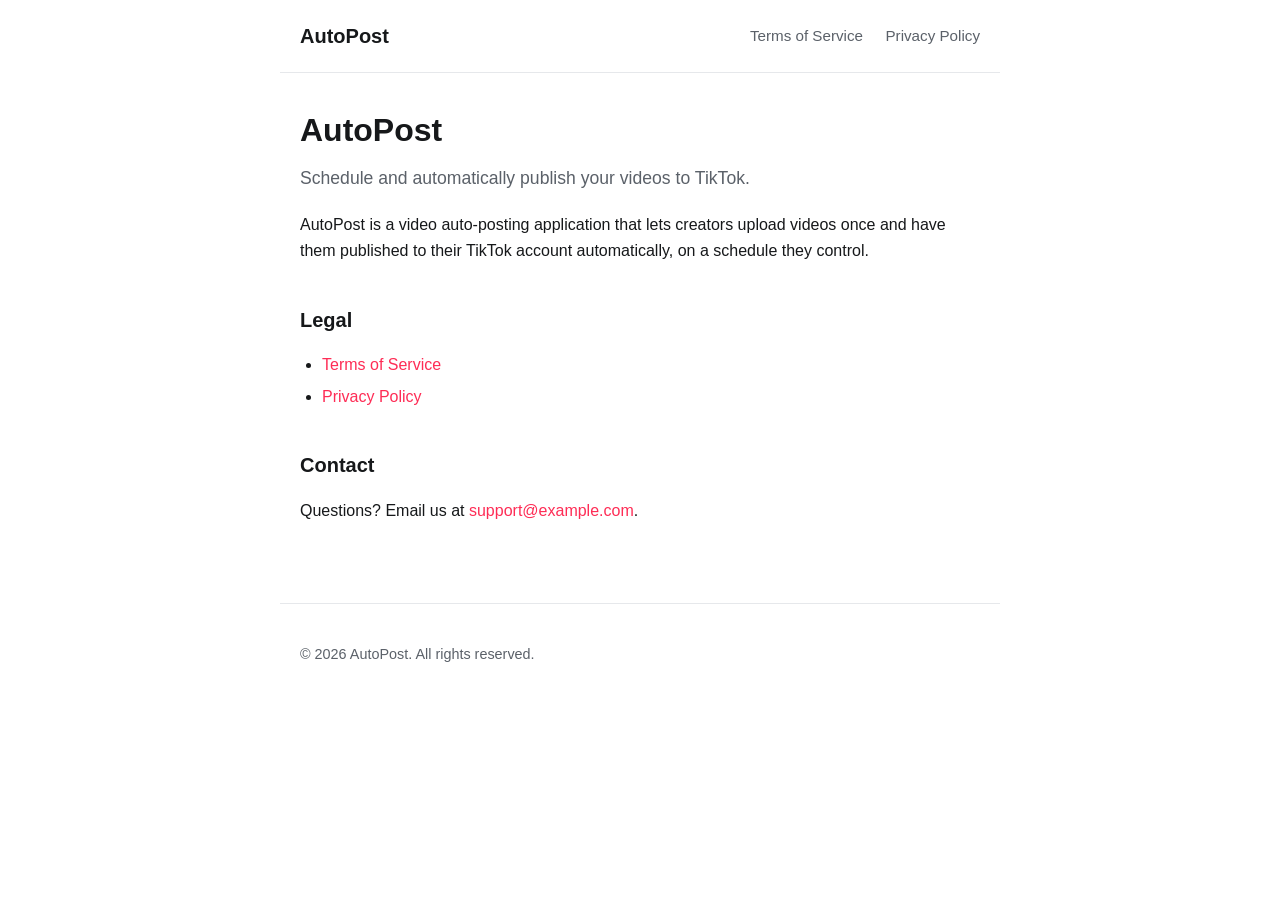
<file: index.html>
<!DOCTYPE html>
<html lang="en">
<head>
  <meta charset="UTF-8" />
  <meta name="viewport" content="width=device-width, initial-scale=1.0" />
  <title>AutoPost — TikTok Video Auto-Posting</title>
  <meta name="description" content="AutoPost automatically publishes your videos to TikTok on a schedule." />
  <link rel="stylesheet" href="/style.css" />
</head>
<body>
  <header class="site-header">
    <a class="logo" href="/">AutoPost</a>
    <nav>
      <a href="/terms.html">Terms of Service</a>
      <a href="/privacy.html">Privacy Policy</a>
    </nav>
  </header>

  <main class="container">
    <section class="hero">
      <h1>AutoPost</h1>
      <p class="tagline">Schedule and automatically publish your videos to TikTok.</p>
      <p>
        AutoPost is a video auto-posting application that lets creators upload
        videos once and have them published to their TikTok account
        automatically, on a schedule they control.
      </p>
    </section>

    <section class="links">
      <h2>Legal</h2>
      <ul>
        <li><a href="/terms.html">Terms of Service</a></li>
        <li><a href="/privacy.html">Privacy Policy</a></li>
      </ul>
    </section>

    <section class="contact">
      <h2>Contact</h2>
      <p>Questions? Email us at <a href="mailto:support@example.com">support@example.com</a>.</p>
    </section>
  </main>

  <footer class="site-footer">
    <p>&copy; 2026 AutoPost. All rights reserved.</p>
  </footer>
</body>
</html>
</file>
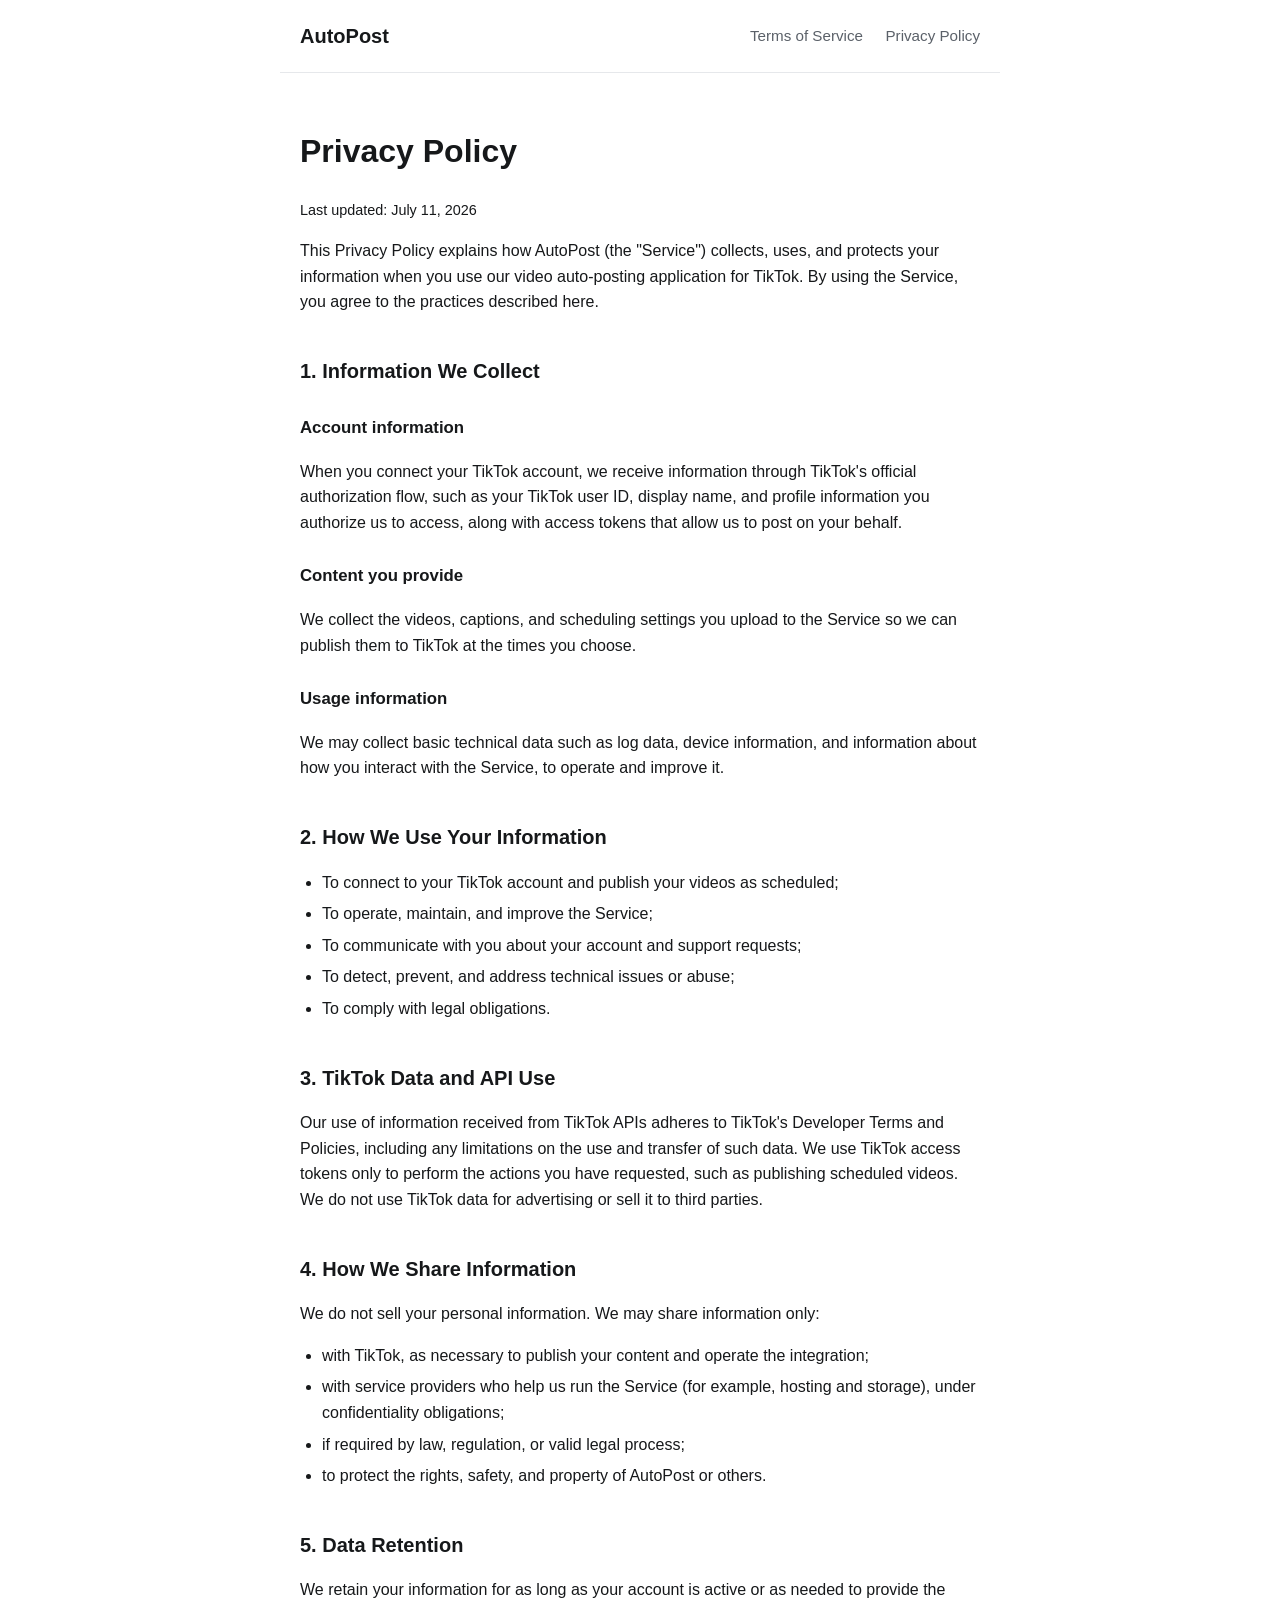
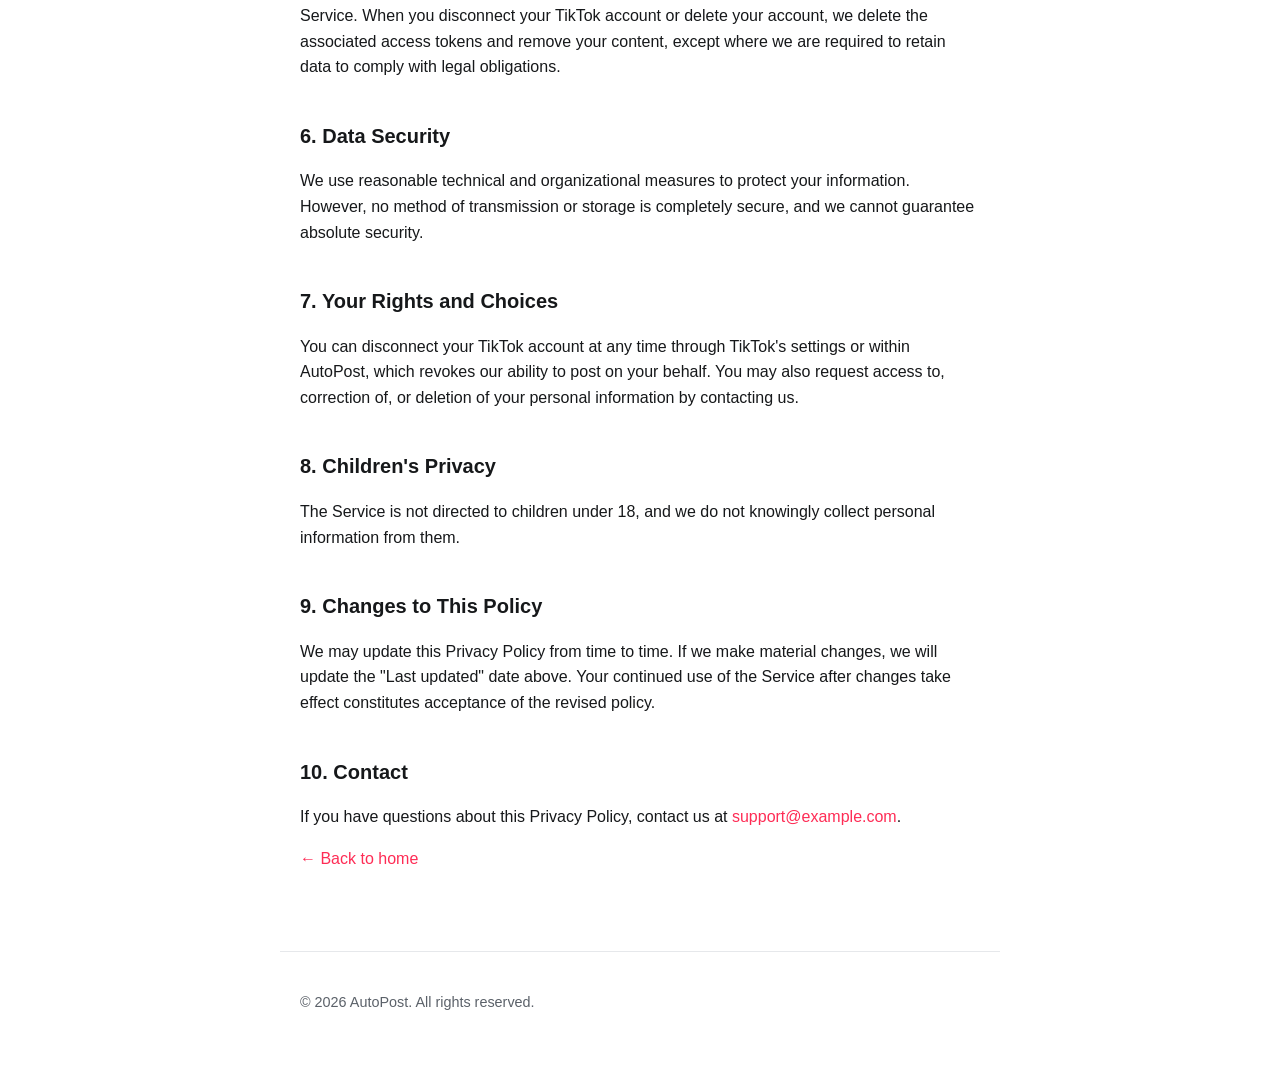
<file: privacy.html>
<!DOCTYPE html>
<html lang="en">
<head>
  <meta charset="UTF-8" />
  <meta name="viewport" content="width=device-width, initial-scale=1.0" />
  <title>Privacy Policy — AutoPost</title>
  <link rel="stylesheet" href="/style.css" />
</head>
<body>
  <header class="site-header">
    <a class="logo" href="/">AutoPost</a>
    <nav>
      <a href="/terms.html">Terms of Service</a>
      <a href="/privacy.html">Privacy Policy</a>
    </nav>
  </header>

  <main class="container legal">
    <h1>Privacy Policy</h1>
    <p class="updated">Last updated: July 11, 2026</p>

    <p>
      This Privacy Policy explains how AutoPost (the "Service") collects, uses,
      and protects your information when you use our video auto-posting
      application for TikTok. By using the Service, you agree to the practices
      described here.
    </p>

    <h2>1. Information We Collect</h2>
    <h3>Account information</h3>
    <p>
      When you connect your TikTok account, we receive information through
      TikTok's official authorization flow, such as your TikTok user ID, display
      name, and profile information you authorize us to access, along with access
      tokens that allow us to post on your behalf.
    </p>
    <h3>Content you provide</h3>
    <p>
      We collect the videos, captions, and scheduling settings you upload to the
      Service so we can publish them to TikTok at the times you choose.
    </p>
    <h3>Usage information</h3>
    <p>
      We may collect basic technical data such as log data, device information,
      and information about how you interact with the Service, to operate and
      improve it.
    </p>

    <h2>2. How We Use Your Information</h2>
    <ul>
      <li>To connect to your TikTok account and publish your videos as scheduled;</li>
      <li>To operate, maintain, and improve the Service;</li>
      <li>To communicate with you about your account and support requests;</li>
      <li>To detect, prevent, and address technical issues or abuse;</li>
      <li>To comply with legal obligations.</li>
    </ul>

    <h2>3. TikTok Data and API Use</h2>
    <p>
      Our use of information received from TikTok APIs adheres to TikTok's
      Developer Terms and Policies, including any limitations on the use and
      transfer of such data. We use TikTok access tokens only to perform the
      actions you have requested, such as publishing scheduled videos. We do not
      use TikTok data for advertising or sell it to third parties.
    </p>

    <h2>4. How We Share Information</h2>
    <p>We do not sell your personal information. We may share information only:</p>
    <ul>
      <li>with TikTok, as necessary to publish your content and operate the integration;</li>
      <li>with service providers who help us run the Service (for example, hosting and storage), under confidentiality obligations;</li>
      <li>if required by law, regulation, or valid legal process;</li>
      <li>to protect the rights, safety, and property of AutoPost or others.</li>
    </ul>

    <h2>5. Data Retention</h2>
    <p>
      We retain your information for as long as your account is active or as
      needed to provide the Service. When you disconnect your TikTok account or
      delete your account, we delete the associated access tokens and remove your
      content, except where we are required to retain data to comply with legal
      obligations.
    </p>

    <h2>6. Data Security</h2>
    <p>
      We use reasonable technical and organizational measures to protect your
      information. However, no method of transmission or storage is completely
      secure, and we cannot guarantee absolute security.
    </p>

    <h2>7. Your Rights and Choices</h2>
    <p>
      You can disconnect your TikTok account at any time through TikTok's settings
      or within AutoPost, which revokes our ability to post on your behalf. You
      may also request access to, correction of, or deletion of your personal
      information by contacting us.
    </p>

    <h2>8. Children's Privacy</h2>
    <p>
      The Service is not directed to children under 18, and we do not knowingly
      collect personal information from them.
    </p>

    <h2>9. Changes to This Policy</h2>
    <p>
      We may update this Privacy Policy from time to time. If we make material
      changes, we will update the "Last updated" date above. Your continued use
      of the Service after changes take effect constitutes acceptance of the
      revised policy.
    </p>

    <h2>10. Contact</h2>
    <p>If you have questions about this Privacy Policy, contact us at <a href="mailto:support@example.com">support@example.com</a>.</p>

    <p><a href="/">&larr; Back to home</a></p>
  </main>

  <footer class="site-footer">
    <p>&copy; 2026 AutoPost. All rights reserved.</p>
  </footer>
</body>
</html>
</file>
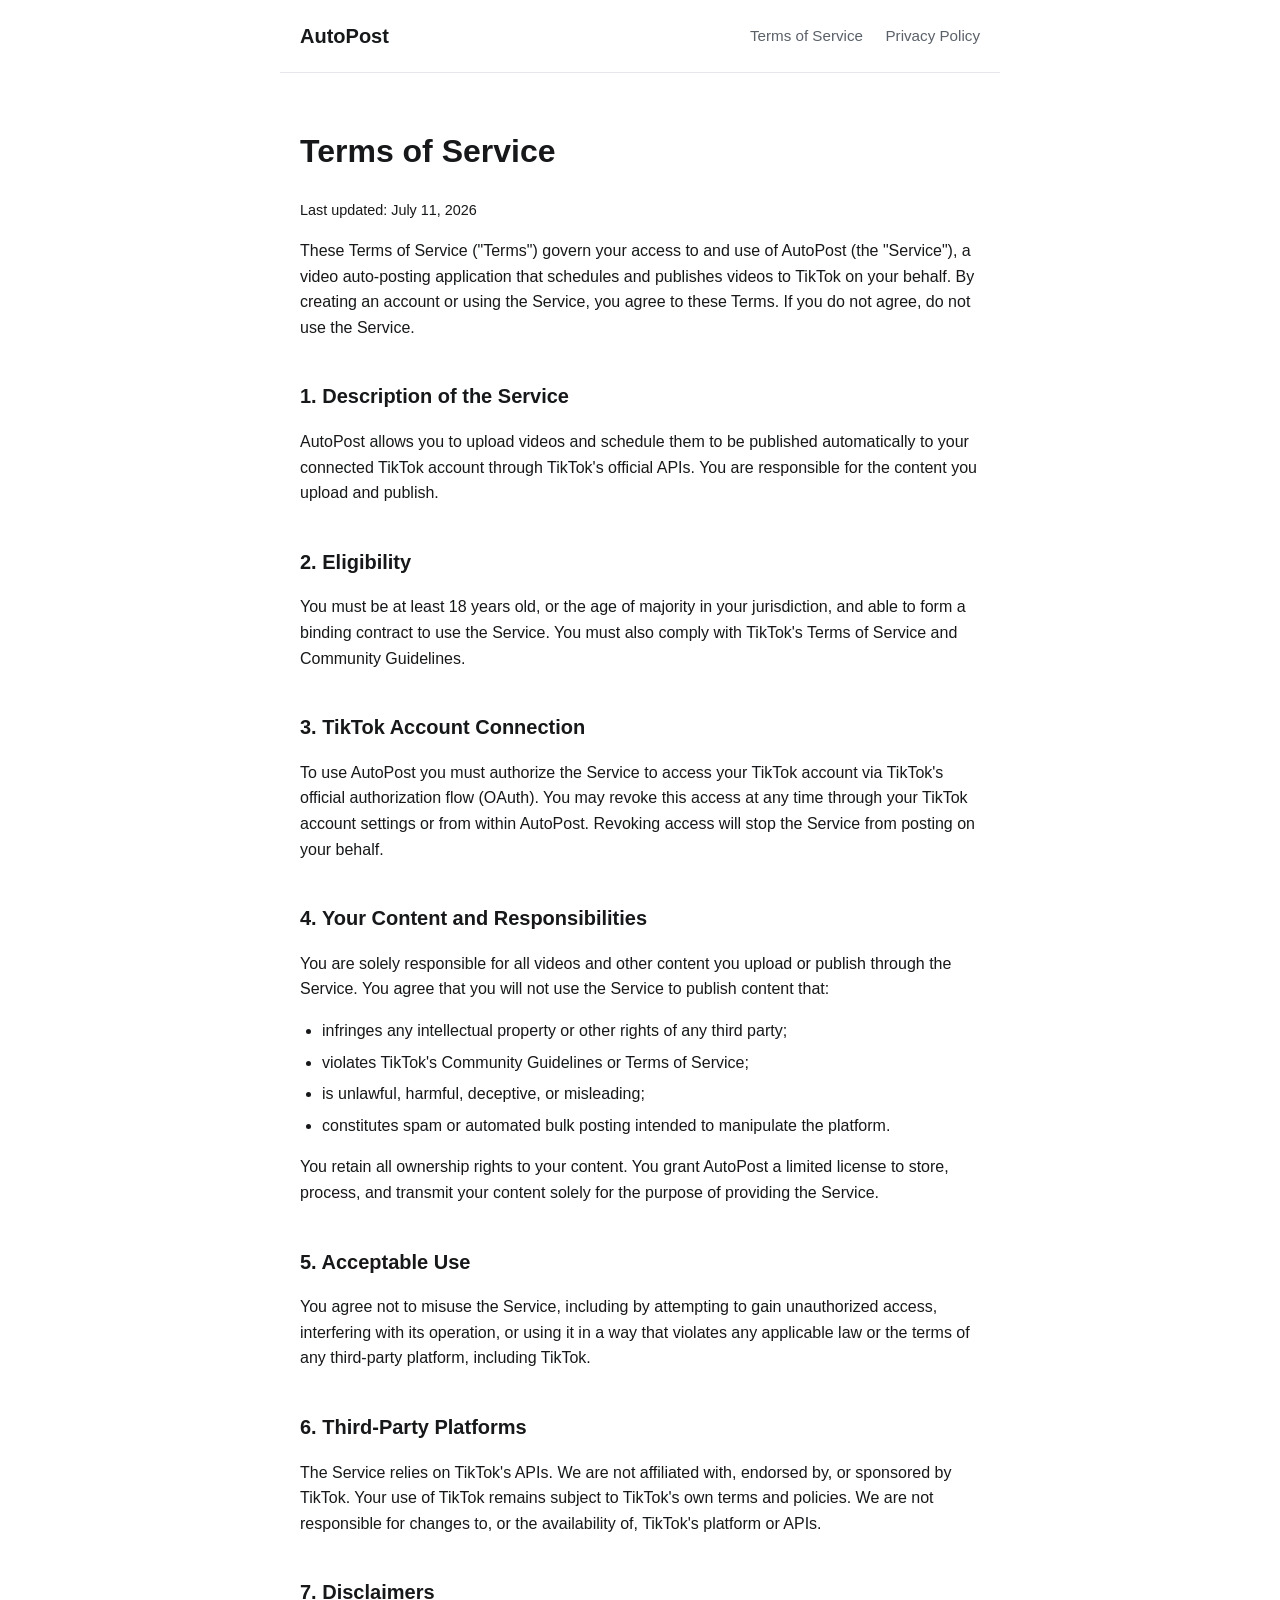
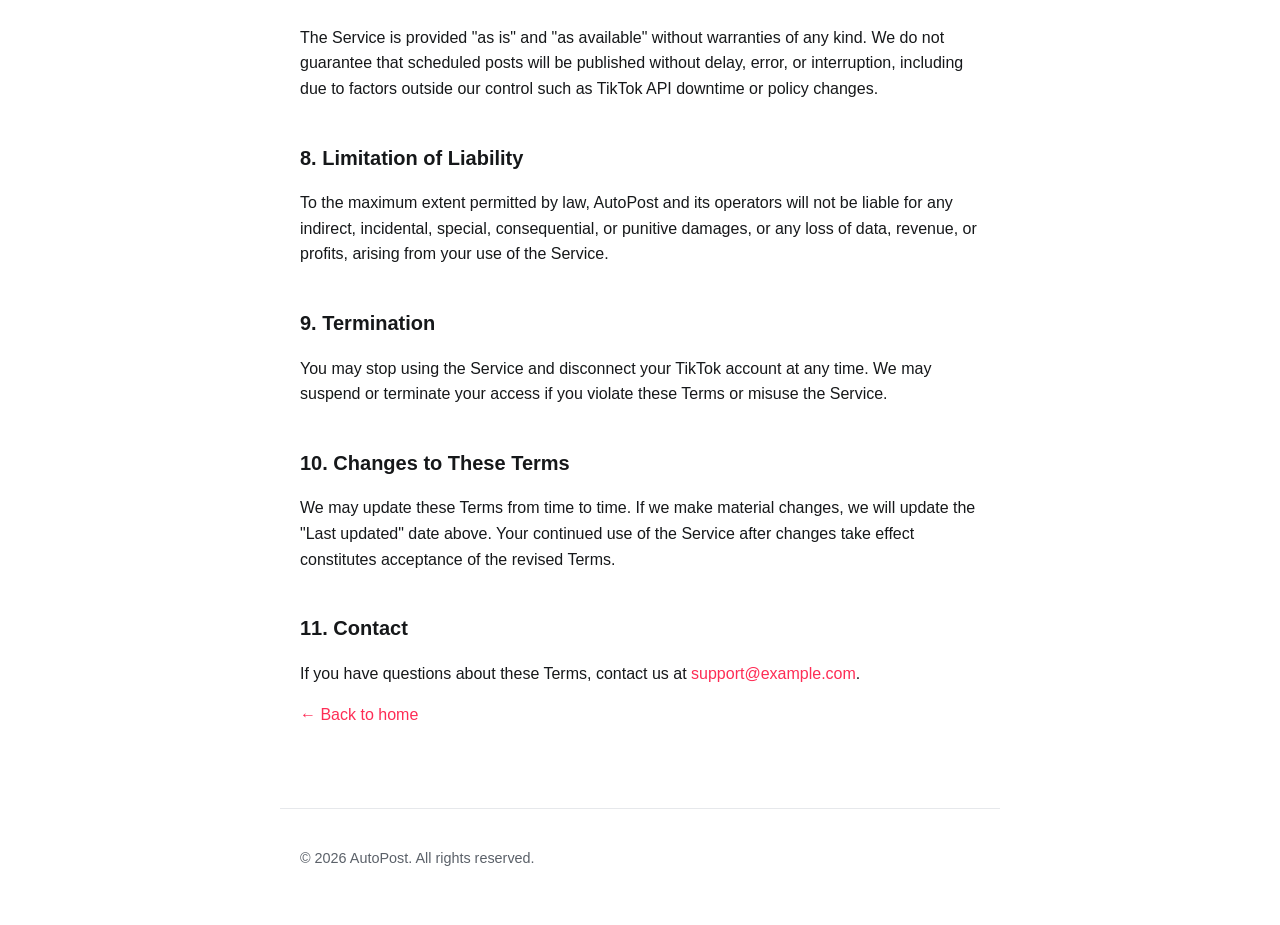
<file: terms.html>
<!DOCTYPE html>
<html lang="en">
<head>
  <meta charset="UTF-8" />
  <meta name="viewport" content="width=device-width, initial-scale=1.0" />
  <title>Terms of Service — AutoPost</title>
  <link rel="stylesheet" href="/style.css" />
</head>
<body>
  <header class="site-header">
    <a class="logo" href="/">AutoPost</a>
    <nav>
      <a href="/terms.html">Terms of Service</a>
      <a href="/privacy.html">Privacy Policy</a>
    </nav>
  </header>

  <main class="container legal">
    <h1>Terms of Service</h1>
    <p class="updated">Last updated: July 11, 2026</p>

    <p>
      These Terms of Service ("Terms") govern your access to and use of AutoPost
      (the "Service"), a video auto-posting application that schedules and
      publishes videos to TikTok on your behalf. By creating an account or using
      the Service, you agree to these Terms. If you do not agree, do not use the
      Service.
    </p>

    <h2>1. Description of the Service</h2>
    <p>
      AutoPost allows you to upload videos and schedule them to be published
      automatically to your connected TikTok account through TikTok's official
      APIs. You are responsible for the content you upload and publish.
    </p>

    <h2>2. Eligibility</h2>
    <p>
      You must be at least 18 years old, or the age of majority in your
      jurisdiction, and able to form a binding contract to use the Service. You
      must also comply with TikTok's Terms of Service and Community Guidelines.
    </p>

    <h2>3. TikTok Account Connection</h2>
    <p>
      To use AutoPost you must authorize the Service to access your TikTok
      account via TikTok's official authorization flow (OAuth). You may revoke
      this access at any time through your TikTok account settings or from within
      AutoPost. Revoking access will stop the Service from posting on your behalf.
    </p>

    <h2>4. Your Content and Responsibilities</h2>
    <p>You are solely responsible for all videos and other content you upload or publish through the Service. You agree that you will not use the Service to publish content that:</p>
    <ul>
      <li>infringes any intellectual property or other rights of any third party;</li>
      <li>violates TikTok's Community Guidelines or Terms of Service;</li>
      <li>is unlawful, harmful, deceptive, or misleading;</li>
      <li>constitutes spam or automated bulk posting intended to manipulate the platform.</li>
    </ul>
    <p>
      You retain all ownership rights to your content. You grant AutoPost a
      limited license to store, process, and transmit your content solely for the
      purpose of providing the Service.
    </p>

    <h2>5. Acceptable Use</h2>
    <p>
      You agree not to misuse the Service, including by attempting to gain
      unauthorized access, interfering with its operation, or using it in a way
      that violates any applicable law or the terms of any third-party platform,
      including TikTok.
    </p>

    <h2>6. Third-Party Platforms</h2>
    <p>
      The Service relies on TikTok's APIs. We are not affiliated with, endorsed
      by, or sponsored by TikTok. Your use of TikTok remains subject to TikTok's
      own terms and policies. We are not responsible for changes to, or the
      availability of, TikTok's platform or APIs.
    </p>

    <h2>7. Disclaimers</h2>
    <p>
      The Service is provided "as is" and "as available" without warranties of
      any kind. We do not guarantee that scheduled posts will be published
      without delay, error, or interruption, including due to factors outside our
      control such as TikTok API downtime or policy changes.
    </p>

    <h2>8. Limitation of Liability</h2>
    <p>
      To the maximum extent permitted by law, AutoPost and its operators will not
      be liable for any indirect, incidental, special, consequential, or punitive
      damages, or any loss of data, revenue, or profits, arising from your use of
      the Service.
    </p>

    <h2>9. Termination</h2>
    <p>
      You may stop using the Service and disconnect your TikTok account at any
      time. We may suspend or terminate your access if you violate these Terms or
      misuse the Service.
    </p>

    <h2>10. Changes to These Terms</h2>
    <p>
      We may update these Terms from time to time. If we make material changes,
      we will update the "Last updated" date above. Your continued use of the
      Service after changes take effect constitutes acceptance of the revised
      Terms.
    </p>

    <h2>11. Contact</h2>
    <p>If you have questions about these Terms, contact us at <a href="mailto:support@example.com">support@example.com</a>.</p>

    <p><a href="/">&larr; Back to home</a></p>
  </main>

  <footer class="site-footer">
    <p>&copy; 2026 AutoPost. All rights reserved.</p>
  </footer>
</body>
</html>
</file>
<file: style.css>
:root {
  --bg: #ffffff;
  --fg: #16181a;
  --muted: #5b6169;
  --accent: #fe2c55;
  --border: #e6e8eb;
  --max: 720px;
}

* { box-sizing: border-box; }

body {
  margin: 0;
  font-family: -apple-system, BlinkMacSystemFont, "Segoe UI", Roboto, Helvetica, Arial, sans-serif;
  color: var(--fg);
  background: var(--bg);
  line-height: 1.6;
}

a { color: var(--accent); text-decoration: none; }
a:hover { text-decoration: underline; }

.site-header {
  display: flex;
  align-items: center;
  justify-content: space-between;
  flex-wrap: wrap;
  gap: 12px;
  max-width: var(--max);
  margin: 0 auto;
  padding: 20px 20px;
  border-bottom: 1px solid var(--border);
}

.logo { font-weight: 700; font-size: 1.25rem; color: var(--fg); }
.site-header nav a { margin-left: 18px; color: var(--muted); font-size: 0.95rem; }

.container { max-width: var(--max); margin: 0 auto; padding: 32px 20px 64px; }

.hero h1 { font-size: 2rem; margin: 0 0 8px; }
.tagline { font-size: 1.1rem; color: var(--muted); margin: 0 0 20px; }

h2 { font-size: 1.25rem; margin-top: 40px; }
h3 { font-size: 1.05rem; margin-top: 28px; }

.legal p, .legal li { color: var(--fg); }
.updated { color: var(--muted); font-size: 0.9rem; }

ul { padding-left: 22px; }
li { margin: 6px 0; }

.site-footer {
  max-width: var(--max);
  margin: 0 auto;
  padding: 24px 20px 40px;
  border-top: 1px solid var(--border);
  color: var(--muted);
  font-size: 0.9rem;
}

@media (prefers-color-scheme: dark) {
  :root {
    --bg: #101214;
    --fg: #e8eaed;
    --muted: #9aa0a6;
    --border: #2a2d31;
  }
}
</file>
